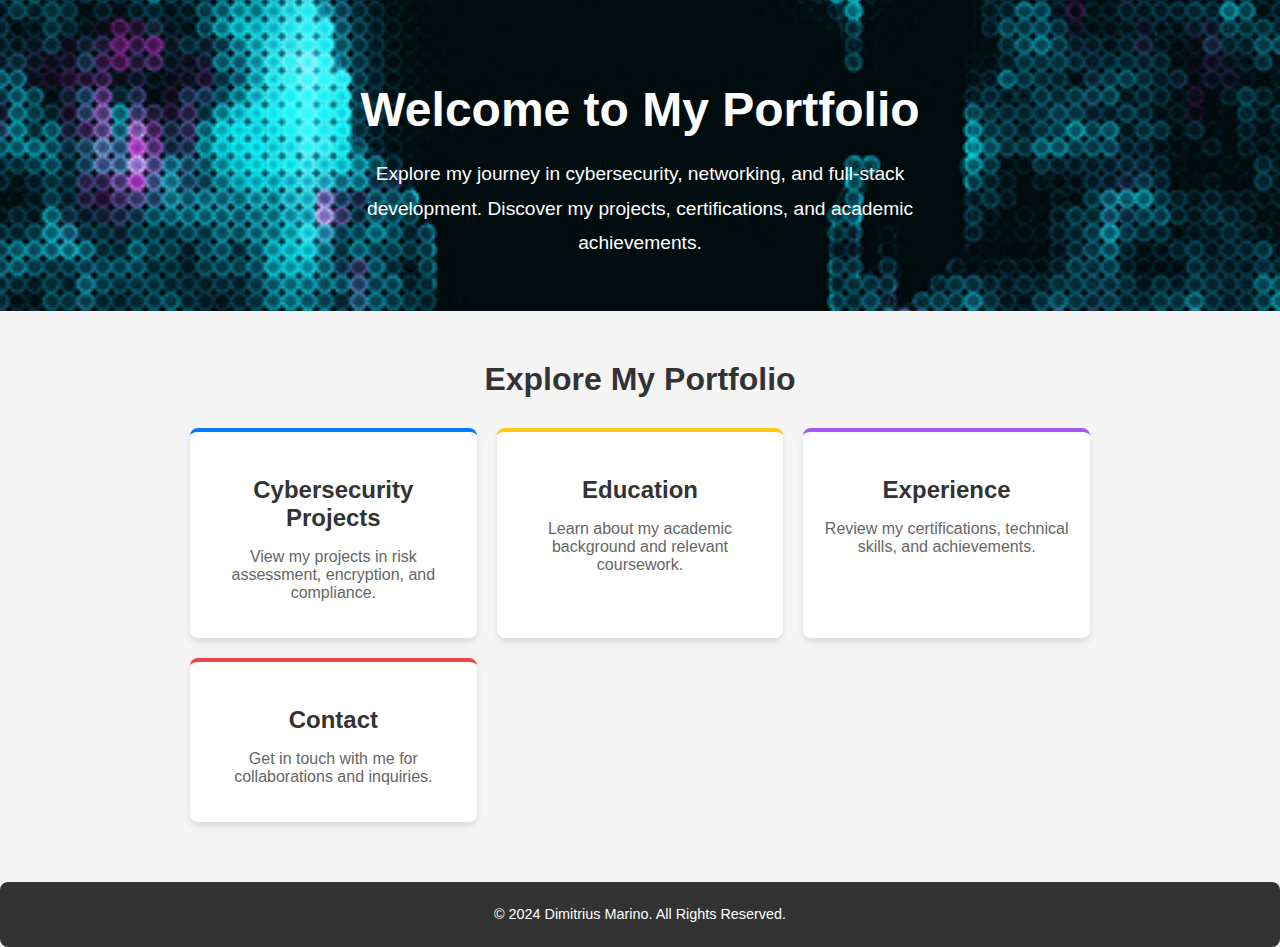
<file: index.html>
<!DOCTYPE html>
<html lang="en">
<head>
    <meta charset="UTF-8">
    <meta name="viewport" content="width=device-width, initial-scale=1.0">
    <title>My Portfolio</title>
    <link rel="stylesheet" href="styles.css">
</head>
<body>
    <header class="hero">
        <div class="hero-content">
            <h1 class="hero-title">Welcome to My Portfolio</h1>
            <p class="hero-description">
                Explore my journey in cybersecurity, networking, and full-stack development. Discover my projects, certifications, and academic achievements.
            </p>
        </div>
    </header>

    <main class="container">
        <!-- Links Section -->
        <section class="links-section">
            <h2>Explore My Portfolio</h2>
            <div class="links-grid">
                <a href="cybersecurity.html" class="link-card link-blue">
                    <h3>Cybersecurity Projects</h3>
                    <p>View my projects in risk assessment, encryption, and compliance.</p>
                </a>
                <a href="education.html" class="link-card link-yellow">
                    <h3>Education</h3>
                    <p>Learn about my academic background and relevant coursework.</p>
                </a>
                <a href="experience.html" class="link-card link-purple">
                    <h3>Experience</h3>
                    <p>Review my certifications, technical skills, and achievements.</p>
                </a>
                <a href="contact.html" class="link-card link-red">
                    <h3>Contact</h3>
                    <p>Get in touch with me for collaborations and inquiries.</p>
                </a>
            </div>
        </section>
    </main>

    <footer class="footer">
        <p>&copy; 2024 Dimitrius Marino. All Rights Reserved.</p>
    </footer>
</body>
</html>
</file>
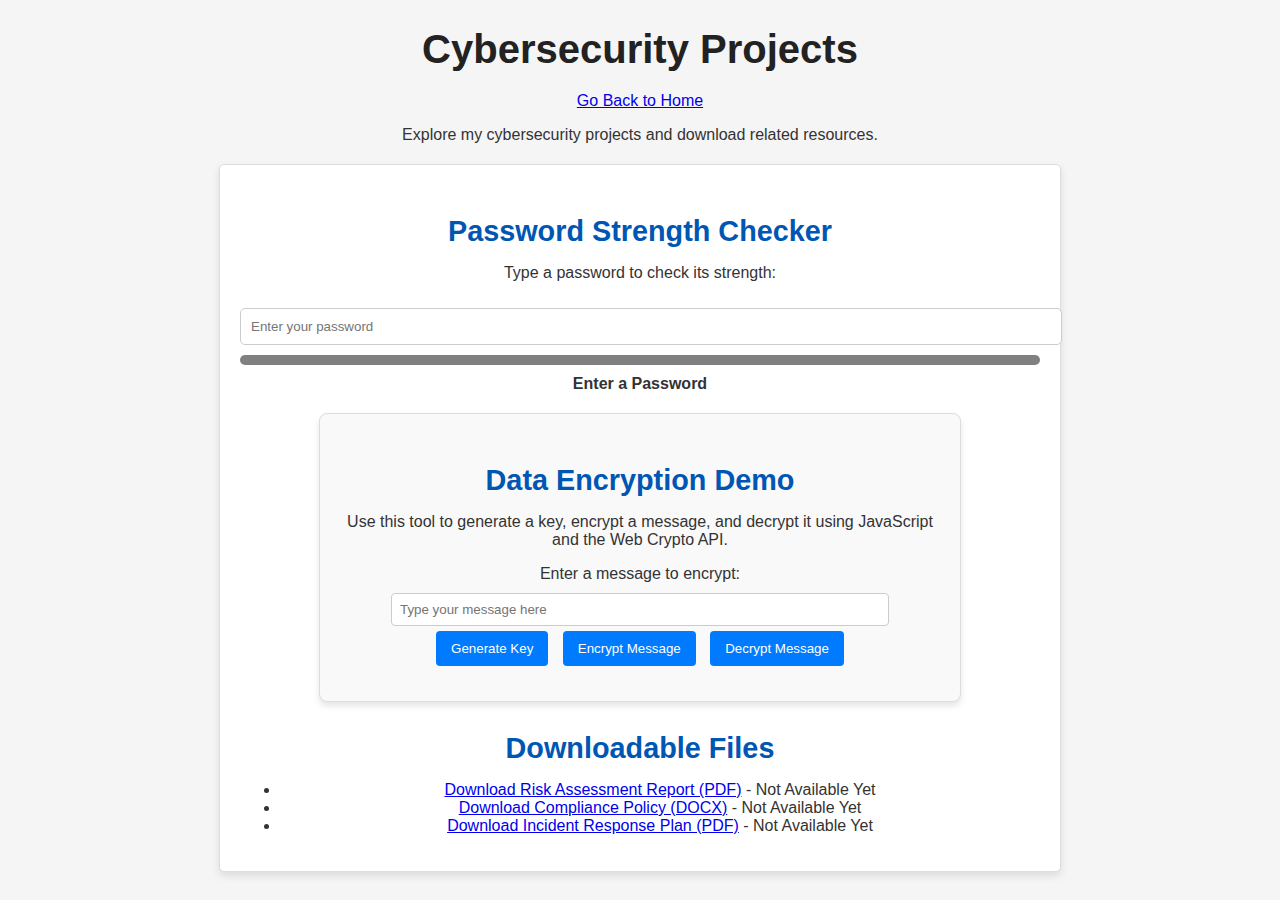
<file: cybersecurity.html>
<!DOCTYPE html>
<html lang="en">
<head>
    <meta charset="UTF-8">
    <meta name="viewport" content="width=device-width, initial-scale=1.0">
    <title>Cybersecurity Projects</title>
    <link rel="stylesheet" href="styles.css">
</head>
<body>
    <header class="cyberheading">
        <h1>Cybersecurity Projects</h1>
        <a href="index.html">Go Back to Home</a>
        <p>Explore my cybersecurity projects and download related resources.</p>
    </header>
    <main class="outsidediv">

        <section id="password-strength-checker">
          <h2>Password Strength Checker</h2>
          <p>Type a password to check its strength:</p>
          <input type="password" id="password" placeholder="Enter your password" oninput="checkPasswordStrength()">
          <div id="strength-indicator" style="width: 100%; height: 10px; background-color: gray; margin-top: 10px;"></div>
          <p id="strength-message" style="font-weight: bold; margin-top: 10px;">Enter a Password</p>
          <section id="data-encryption-demo">
            <h2>Data Encryption Demo</h2>
            <p>
                Use this tool to generate a key, encrypt a message, and decrypt it using JavaScript and the Web Crypto API.
            </p>
        
            <!-- Input field for the message -->
            <label for="message">Enter a message to encrypt:</label>
            <input type="text" id="message" placeholder="Type your message here" />
        
            <!-- Buttons -->
            <div>
                <button onclick="generateKey()">Generate Key</button>
                <button onclick="encryptMessage()">Encrypt Message</button>
                <button onclick="decryptMessage()">Decrypt Message</button>
            </div>
        
            <!-- Output fields -->
            <div id="encrypted-output" style="margin-top: 10px; color: blue;"></div>
            <div id="decrypted-output" style="margin-top: 10px; color: green;"></div>
        </section>
        
        <script src="encryption-demo.js"></script>
        
    
      <script src="password-checker.js"></script>
      
        <h2>Downloadable Files</h2>
        <ul>
            <li><a href="downloads/risk_assessment.pdf" download>Download Risk Assessment Report (PDF)</a> - Not Available Yet</li>
            <li><a href="downloads/compliance_policy.docx" download>Download Compliance Policy (DOCX)</a> - Not Available Yet</li>
            <li><a href="downloads/incident_response_plan.pdf" download>Download Incident Response Plan (PDF)</a> - Not Available Yet</li>
           
        </ul>
    </main>
</body>
</html>
</file>
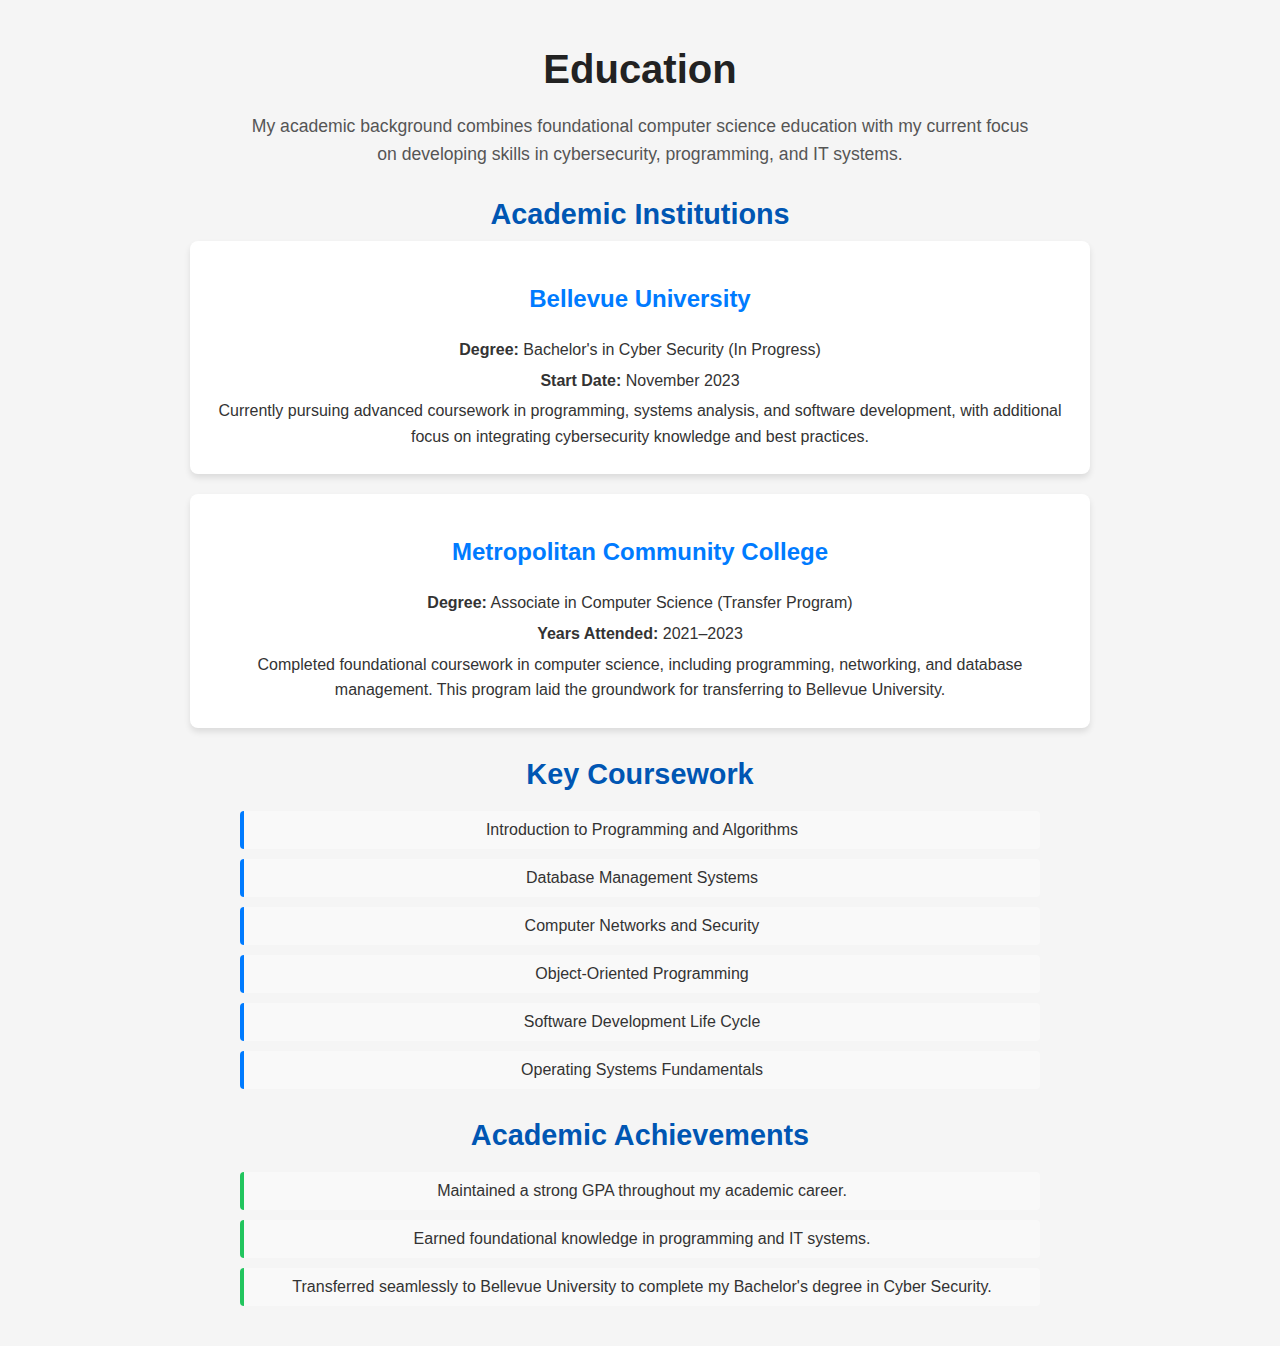
<file: education.html>
<!DOCTYPE html>
<html lang="en">
<head>
    <meta charset="UTF-8">
    <meta name="viewport" content="width=device-width, initial-scale=1.0">
    <title>Education</title>
    <link rel="stylesheet" href="styles.css">
</head>
<body>
    <div class="container">
        <!-- Page Title -->
        <h1>Education</h1>
        <p class="description">
            My academic background combines foundational computer science education with my current focus on developing skills in cybersecurity, programming, and IT systems.
        </p>

        <!-- Education Section -->
        <section class="education-section">
            <h2>Academic Institutions</h2>

            <!-- Bellevue University -->
            <div class="education-card">
                <h3>Bellevue University</h3>
                <p><strong>Degree:</strong> Bachelor's in Cyber Security (In Progress)</p>
                <p><strong>Start Date:</strong> November 2023</p>
                <p>
                    Currently pursuing advanced coursework in programming, systems analysis, and software development, 
                    with additional focus on integrating cybersecurity knowledge and best practices.
                </p>
            </div>

            <!-- Metropolitan Community College -->
            <div class="education-card">
                <h3>Metropolitan Community College</h3>
                <p><strong>Degree:</strong> Associate in Computer Science (Transfer Program)</p>
                <p><strong>Years Attended:</strong> 2021–2023</p>
                <p>
                    Completed foundational coursework in computer science, including programming, networking, 
                    and database management. This program laid the groundwork for transferring to Bellevue University.
                </p>
            </div>
        </section>

        <!-- Key Coursework Section -->
        <section class="coursework-section">
            <h2>Key Coursework</h2>
            <ul>
                <li>Introduction to Programming and Algorithms</li>
                <li>Database Management Systems</li>
                <li>Computer Networks and Security</li>
                <li>Object-Oriented Programming</li>
                <li>Software Development Life Cycle</li>
                <li>Operating Systems Fundamentals</li>
            </ul>
        </section>

        <!-- Achievements Section -->
        <section class="achievements-section">
            <h2>Academic Achievements</h2>
            <ul>
                <li>Maintained a strong GPA throughout my academic career.</li>
                <li>Earned foundational knowledge in programming and IT systems.</li>
                <li>Transferred seamlessly to Bellevue University to complete my Bachelor's degree in Cyber Security.</li>
            </ul>
        </section>
    </div>
</body>
</html>
</file>
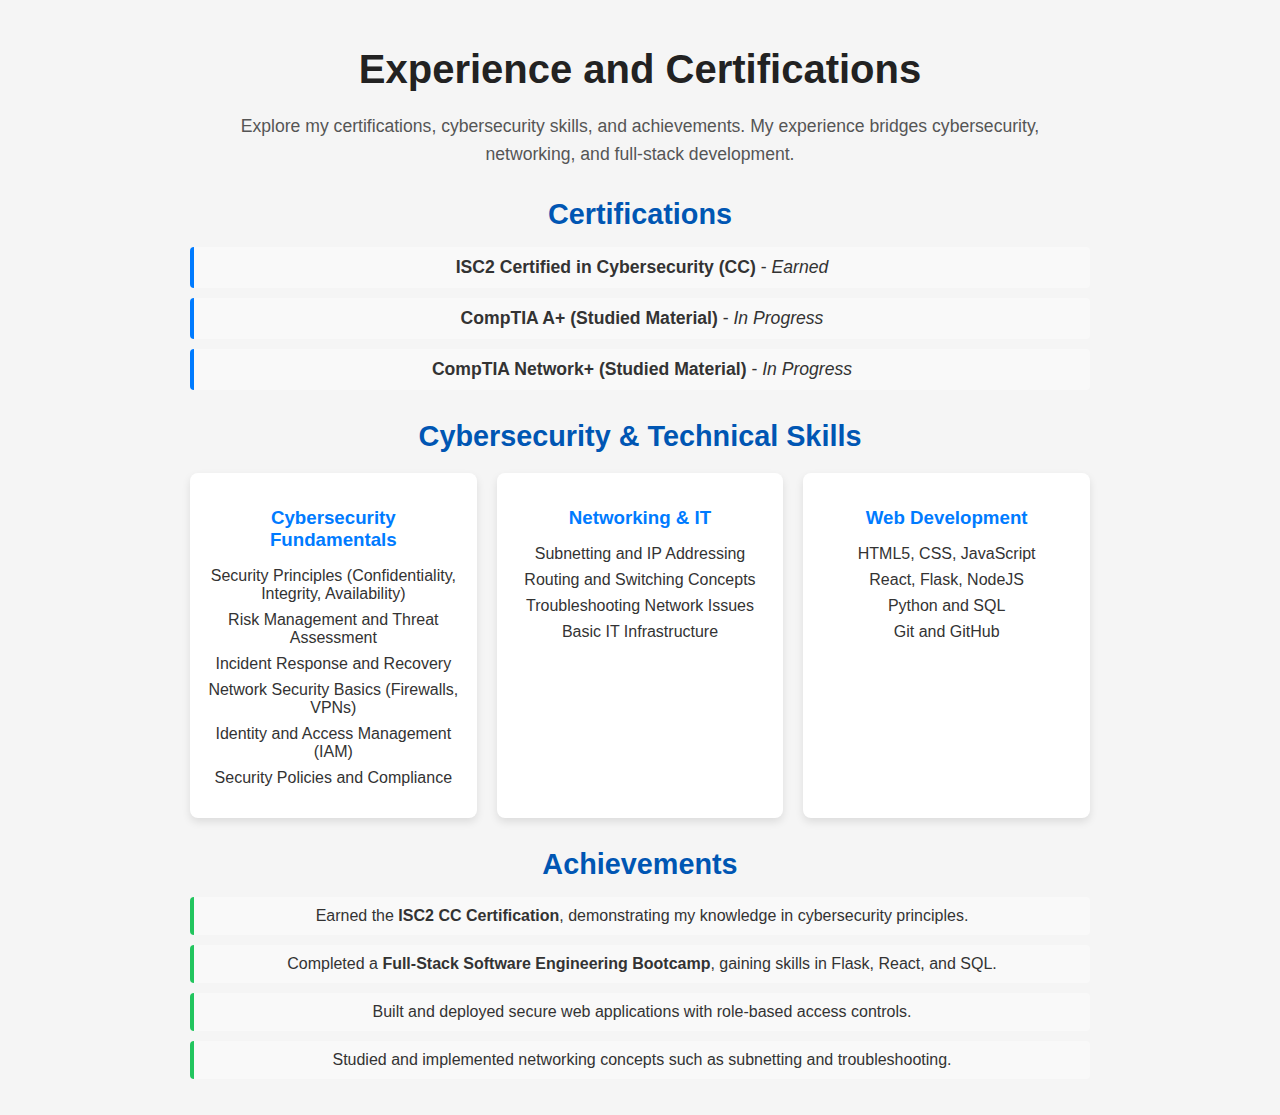
<file: experience.html>
<!DOCTYPE html>
<html lang="en">
<head>
    <meta charset="UTF-8">
    <meta name="viewport" content="width=device-width, initial-scale=1.0">
    <title>My Portfolio</title>
    <link rel="stylesheet" href="styles.css">
</head>

<div class="container">
  <!-- Page Title -->
  <h1>Experience and Certifications</h1>
  <p class="description">
      Explore my certifications, cybersecurity skills, and achievements. My experience bridges cybersecurity, networking, and full-stack development.
  </p>

  <!-- Certifications Section -->
  <section class="certifications">
      <h2>Certifications</h2>
      <ul>
          <li><strong>ISC2 Certified in Cybersecurity (CC)</strong> - <em>Earned</em></li>
          <li><strong>CompTIA A+ (Studied Material)</strong> - <em>In Progress</em></li>
          <li><strong>CompTIA Network+ (Studied Material)</strong> - <em>In Progress</em></li>
      </ul>
  </section>

  <!-- Skills Section -->
  <section class="skills">
      <h2>Cybersecurity & Technical Skills</h2>
      <div class="skills-grid">
          <!-- Cybersecurity Skills -->
          <div>
              <h3>Cybersecurity Fundamentals</h3>
              <ul>
                  <li>Security Principles (Confidentiality, Integrity, Availability)</li>
                  <li>Risk Management and Threat Assessment</li>
                  <li>Incident Response and Recovery</li>
                  <li>Network Security Basics (Firewalls, VPNs)</li>
                  <li>Identity and Access Management (IAM)</li>
                  <li>Security Policies and Compliance</li>
              </ul>
          </div>
          <!-- Networking and IT Skills -->
          <div>
              <h3>Networking & IT</h3>
              <ul>
                  <li>Subnetting and IP Addressing</li>
                  <li>Routing and Switching Concepts</li>
                  <li>Troubleshooting Network Issues</li>
                  <li>Basic IT Infrastructure</li>
              </ul>
          </div>
          <!-- Web Development Skills -->
          <div>
              <h3>Web Development</h3>
              <ul>
                  <li>HTML5, CSS, JavaScript</li>
                  <li>React, Flask, NodeJS</li>
                  <li>Python and SQL</li>
                  <li>Git and GitHub</li>
              </ul>
          </div>
      </div>
  </section>

  <!-- Achievements Section -->
  <section class="achievements">
      <h2>Achievements</h2>
      <ul>
          <li>Earned the <strong>ISC2 CC Certification</strong>, demonstrating my knowledge in cybersecurity principles.</li>
          <li>Completed a <strong>Full-Stack Software Engineering Bootcamp</strong>, gaining skills in Flask, React, and SQL.</li>
          <li>Built and deployed secure web applications with role-based access controls.</li>
          <li>Studied and implemented networking concepts such as subnetting and troubleshooting.</li>
      </ul>
  </section>
</div>
<html>
</file>
<file: styles.css>
/* General Reset */
body, html {
  margin: 0;
  padding: 0;
  box-sizing: border-box;
  font-family: Arial, sans-serif;
  background-color: #f5f5f5;
}

/* Hero Section */
/* Hero Section */
.hero {
  background: url('images/gif.gif') no-repeat center center/cover;
  color: white;
  padding: 50px 20px;
  text-align: center;
}


.hero-title {
  font-size: 3rem;
  margin-bottom: 20px;
  color: white;
}

.hero-description {
  font-size: 1.2rem;
  max-width: 600px;
  margin: 0 auto;
  line-height: 1.8;
}

/* Main Container */
.container {
  max-width: 1200px;
  margin: 0 auto;
  padding: 20px;
}

/* Links Section */
.links-section h2 {
  text-align: center;
  font-size: 2rem;
  margin-bottom: 30px;
  color: #333;
}

.links-grid {
  display: grid;
  grid-template-columns: repeat(auto-fit, minmax(280px, 1fr));
  gap: 20px;
}

.link-card {
  background: white;
  border-radius: 8px;
  padding: 20px;
  text-align: center;
  box-shadow: 0 4px 6px rgba(0, 0, 0, 0.1);
  transition: transform 0.3s ease, box-shadow 0.3s ease;
  text-decoration: none;
  color: #333;
}

.link-card h3 {
  font-size: 1.5rem;
  margin-bottom: 10px;
}

.link-card p {
  font-size: 1rem;
  color: #666;
}

.link-card:hover {
  transform: translateY(-5px);
  box-shadow: 0 6px 10px rgba(0, 0, 0, 0.2);
}

/* Link Card Colors */
.link-blue {
  border-top: 4px solid #007BFF;
}

.link-green {
  border-top: 4px solid #22c55e;
}

.link-yellow {
  border-top: 4px solid #facc15;
}

.link-purple {
  border-top: 4px solid #a855f7;
}

.link-red {
  border-top: 4px solid #ef4444;
}

/* Footer */
.footer {
  text-align: center;
  background: #333;
  color: white;
  padding: 15px 20px;
  margin-top: 40px;
  font-size: 0.9rem;
}


/* password checker css */
#password-strength-checker {
  max-width: 800px;
  margin: 20px auto;
  padding: 20px;
  border: 1px solid #ddd;
  border-radius: 5px;
  background-color: #fff;
  box-shadow: 0 4px 8px rgba(0, 0, 0, 0.1);
  text-align: center;
}

#password {
  width: 100%;
  padding: 10px;
  margin-top: 10px;
  border: 1px solid #ccc;
  border-radius: 5px;
}

#strength-indicator {
  border-radius: 5px;
}

/* data encrypter */
#data-encryption-demo {
  margin: 20px auto;
  max-width: 600px;
  padding: 20px;
  border: 1px solid #ddd;
  border-radius: 8px;
  background-color: #f9f9f9;
  box-shadow: 0 4px 6px rgba(0, 0, 0, 0.1);
  text-align: center;
}

#data-encryption-demo input {
  width: 80%;
  padding: 8px;
  margin-top: 10px;
  border: 1px solid #ccc;
  border-radius: 4px;
}

#data-encryption-demo button {
  margin: 5px;
  padding: 10px 15px;
  border: none;
  border-radius: 4px;
  background-color: #007BFF;
  color: white;
  cursor: pointer;
}

#data-encryption-demo button:hover {
  background-color: #0056b3;
}

/* experience css */
/* General Styling for Experience Page */
.container {
  max-width: 1200px;
  margin: 0 auto;
  padding: 20px;
}

h1 {
  text-align: center;
  font-size: 2.5rem;
  margin-bottom: 20px;
  color: #222;
}

.description {
  text-align: center;
  font-size: 1.1rem;
  max-width: 800px;
  margin: 10px auto 30px;
  line-height: 1.6;
  color: #555;
}

h2 {
  font-size: 1.8rem;
  margin-top: 30px;
  margin-bottom: 10px;
  color: #0056b3;
}

/* Certifications Section */
.certifications ul {
  list-style: none;
  padding: 0;
}

.certifications ul li {
  font-size: 1.1rem;
  margin-bottom: 10px;
  padding: 10px;
  background: #f9f9f9;
  border-left: 4px solid #007BFF;
  border-radius: 4px;
}

/* Skills Section */
.skills-grid {
  display: grid;
  grid-template-columns: 1fr 1fr 1fr;
  gap: 20px;
  margin-top: 20px;
}

.skills-grid div {
  background: #ffffff;
  padding: 15px;
  border-radius: 8px;
  box-shadow: 0 4px 8px rgba(0, 0, 0, 0.1);
}

.skills-grid h3 {
  margin-bottom: 10px;
  color: #007BFF;
}

.skills-grid ul {
  list-style: none;
  padding: 0;
}

.skills-grid ul li {
  margin-bottom: 8px;
  font-size: 1rem;
  color: #333;
}

/* Achievements Section */
.achievements ul {
  list-style: none;
  padding: 0;
}

.achievements ul li {
  margin-bottom: 10px;
  padding: 10px;
  background: #f9f9f9;
  border-left: 4px solid #22c55e;
  border-radius: 4px;
}

/* General Styling */
body {
  margin: 0;
  padding: 0;
  font-family: Arial, sans-serif;
  background-color: #f5f5f5;
  color: #333;
}

.container {
  max-width: 1200px;
  margin: 0 auto;
  padding: 20px;
}

h1 {
  text-align: center;
  font-size: 2.5rem;
  margin-bottom: 20px;
}

.description {
  text-align: center;
  font-size: 1.1rem;
  max-width: 800px;
  margin: 10px auto 30px;
  line-height: 1.6;
}

.cyberheading{
  text-align: center;;
}

/* Education Section */
.education-section {
  margin-top: 30px;
}

.education-card {
  background-color: #ffffff;
  padding: 20px;
  border-radius: 8px;
  box-shadow: 0 4px 6px rgba(0, 0, 0, 0.1);
  margin-bottom: 20px;
}

.education-card h3 {
  font-size: 1.5rem;
  color: #007BFF;
}

.education-card p {
  margin: 5px 0;
  font-size: 1rem;
  line-height: 1.6;
}

/* Coursework Section */
.coursework-section ul {
  list-style: none;
  padding: 0;
  margin: 20px auto;
  max-width: 800px;
}

.coursework-section ul li {
  background-color: #f9f9f9;
  border-left: 4px solid #007BFF;
  padding: 10px;
  margin-bottom: 10px;
  border-radius: 4px;
  font-size: 1rem;
}

/* Achievements Section */
.achievements-section ul {
  list-style: none;
  padding: 0;
  margin: 20px auto;
  max-width: 800px;
}

.achievements-section ul li {
  background-color: #f9f9f9;
  border-left: 4px solid #22c55e;
  padding: 10px;
  margin-bottom: 10px;
  border-radius: 4px;
  font-size: 1rem;
}

/* General Reset */
body, html {
  margin: 0;
  padding: 0;
  box-sizing: border-box;
  font-family: Arial, sans-serif;
  background-color: #f5f5f5;
  color: #333;
}

/* Main Container */
.container {
  max-width: 900px;
  margin: 0 auto;
  padding: 20px;
  text-align: center;
}
/* Header Section with GIF Background */
.contact-header {
  margin-bottom: 40px;
  padding: 60px 20px; /* Add extra padding for better text visibility */
  background: url('images/handshake.gif') no-repeat center center/cover;
  color: white;
  border-radius: 8px;
  position: relative;
}

/* Optional: Add Overlay for Text Visibility */
.contact-header::before {
  content: "";
  position: absolute;
  top: 0;
  left: 0;
  width: 100%;
  height: 100%;
  background: rgba(0, 0, 0, 0.4); /* Semi-transparent black overlay */
  z-index: 0; /* Ensure the overlay stays below the text */
}

.contact-header h1,
.contact-header p {
  position: relative;
  z-index: 1; /* Ensure the text is above the overlay */
  color: white;
}

.contact-header h1 {
  font-size: 3rem;
  margin-bottom: 20px;
  text-shadow: 1px 1px 5px rgba(0, 0, 0, 0.6); /* Add text shadow for visibility */
}

.contact-header p {
  font-size: 1.2rem;
  line-height: 1.6;
  text-shadow: 1px 1px 5px rgba(0, 0, 0, 0.6);
}


/* Contact Info Section */
.contact-info {
  display: flex;
  flex-direction: column;
  gap: 20px;
  margin-top: 20px;
}

.contact-card {
  background-color: white;
  padding: 20px;
  border-radius: 8px;
  box-shadow: 0 4px 6px rgba(0, 0, 0, 0.1);
  text-align: center;
}

.contact-card h2 {
  font-size: 1.8rem;
  margin-bottom: 10px;
  color: #007BFF;
}

.contact-card p {
  font-size: 1.2rem;
  color: #333;
}

.contact-card a {
  color: #007BFF;
  text-decoration: none;
  font-weight: bold;
}

.contact-card a:hover {
  text-decoration: underline;
}

/* Footer */
.footer {
  margin-top: 40px;
  padding: 10px;
  background-color: #333;
  color: white;
  border-radius: 8px;
  font-size: 0.9rem;
}
</file>
